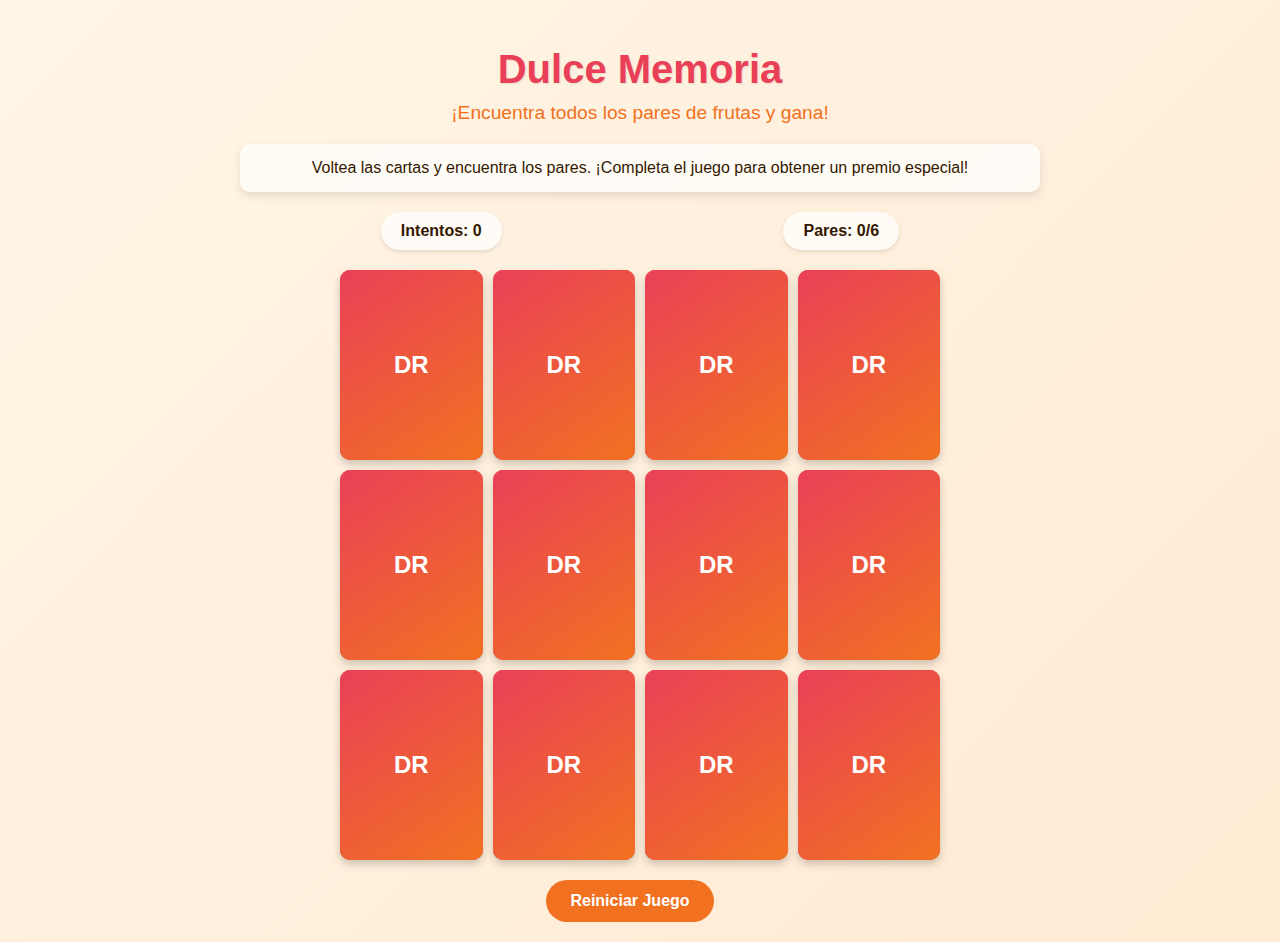
<file: index.html>
<!DOCTYPE html>
<html lang="es">
<head>
    <meta charset="UTF-8">
    <meta name="viewport" content="width=device-width, initial-scale=1.0">
    <title>Dulce Memoria - Dulces Raíces</title>
    <link rel="stylesheet" href="style.css">
</head>
<body>
    <div class="container">
        <header>
            <h1>Dulce Memoria</h1>
            <div class="subtitle">¡Encuentra todos los pares de frutas y gana!</div>
        </header>
        
        <div class="game-info">
            Voltea las cartas y encuentra los pares. ¡Completa el juego para obtener un premio especial!
        </div>
        
        <div class="stats">
            <div class="stat">Intentos: <span id="attempts">0</span></div>
            <div class="stat">Pares: <span id="pairs">0</span>/<span id="total-pairs">6</span></div>
        </div>
        
        <div class="game-board" id="game-board"></div>
        
        <div class="buttons">
            <button class="restart-btn" id="restart-btn">Reiniciar Juego</button>
            <a href="https://sites.google.com/view/dulcesraices/productos" target="_blank">
                <button class="claim-btn" id="claim-btn">¡Obtener Premio!</button>
            </a>
        </div>
    </div>
    
    <div class="celebration" id="celebration"></div>
    
    <script src="script.js"></script>
</body>
</html>
</file>
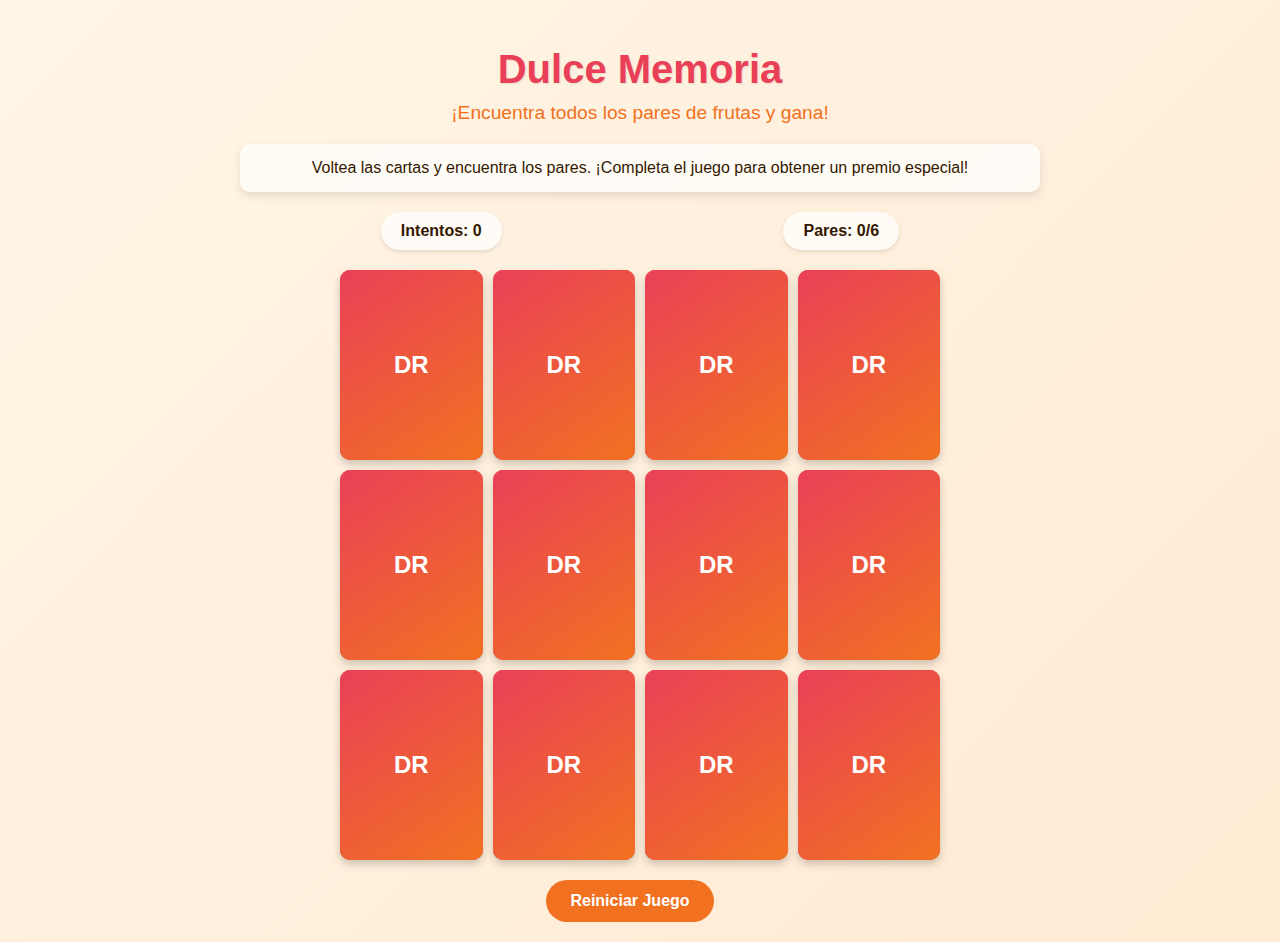
<file: index (3).html>
<!DOCTYPE html>
<html lang="es">
<head>
    <meta charset="UTF-8">
    <meta name="viewport" content="width=device-width, initial-scale=1.0">
    <title>Dulce Memoria - Dulces Raíces</title>
    <link rel="stylesheet" href="style.css">
</head>
<body>
    <div class="container">
        <header>
            <h1>Dulce Memoria</h1>
            <div class="subtitle">¡Encuentra todos los pares de frutas y gana!</div>
        </header>
        
        <div class="game-info">
            Voltea las cartas y encuentra los pares. ¡Completa el juego para obtener un premio especial!
        </div>
        
        <div class="stats">
            <div class="stat">Intentos: <span id="attempts">0</span></div>
            <div class="stat">Pares: <span id="pairs">0</span>/<span id="total-pairs">6</span></div>
        </div>
        
        <div class="game-board" id="game-board"></div>
        
        <div class="buttons">
            <button class="restart-btn" id="restart-btn">Reiniciar Juego</button>
            <a href="https://sites.google.com/view/dulcesraices/productos" target="_blank">
                <button class="claim-btn" id="claim-btn">¡Obtener Premio!</button>
            </a>
        </div>
    </div>
    
    <div class="celebration" id="celebration"></div>
    
    <script src="script.js"></script>
</body>
</html>
</file>
<file: style.css>
:root {
  --primary-color: #e94057;
  --secondary-color: #f27121;
  --accent-color: #8a2387;
  --light-color: #fff5e6;
  --dark-color: #331800;
}

body {
  font-family: 'Segoe UI', Tahoma, Geneva, Verdana, sans-serif;
  background: linear-gradient(135deg, #fff5e6, #ffead3);
  min-height: 100vh;
  display: flex;
  flex-direction: column;
  align-items: center;
  margin: 0;
  padding: 20px;
  color: var(--dark-color);
}

.container {
  max-width: 800px;
  width: 100%;
}

header {
  text-align: center;
  margin-bottom: 20px;
}

h1 {
  color: var(--primary-color);
  font-size: 2.5rem;
  margin-bottom: 10px;
  text-shadow: 1px 1px 2px rgba(0,0,0,0.1);
}

.subtitle {
  font-size: 1.2rem;
  color: var(--secondary-color);
  margin-bottom: 20px;
}

.game-info {
  background-color: rgba(255, 255, 255, 0.7);
  border-radius: 10px;
  padding: 15px;
  margin-bottom: 20px;
  text-align: center;
  box-shadow: 0 4px 8px rgba(0,0,0,0.1);
}

.game-board {
  display: grid;
  grid-template-columns: repeat(4, 1fr);
  grid-template-rows: repeat(3, 1fr);
  gap: 10px;
  margin: 0 auto;
  max-width: 600px;
}

.card {
  aspect-ratio: 3/4;
  background-color: var(--primary-color);
  border-radius: 10px;
  cursor: pointer;
  display: flex;
  justify-content: center;
  align-items: center;
  font-size: 3rem;
  color: var(--light-color);
  box-shadow: 0 4px 8px rgba(0,0,0,0.2);
  transform-style: preserve-3d;
  transition: transform 0.6s;
  position: relative;
}

.card.flipped {
  transform: rotateY(180deg);
}

.card-front, .card-back {
  width: 100%;
  height: 100%;
  position: absolute;
  backface-visibility: hidden;
  display: flex;
  justify-content: center;
  align-items: center;
  border-radius: 10px;
}

.card-front {
  background: linear-gradient(145deg, var(--primary-color), var(--secondary-color));
}

.card-back {
  background-color: white;
  transform: rotateY(180deg);
}

.logo {
  font-size: 1.5rem;
  font-weight: bold;
  color: white;
}

.stats {
  display: flex;
  justify-content: space-around;
  margin: 20px 0;
}

.stat {
  background-color: rgba(255, 255, 255, 0.7);
  padding: 10px 20px;
  border-radius: 30px;
  font-weight: bold;
  box-shadow: 0 2px 4px rgba(0,0,0,0.1);
}

.buttons {
  display: flex;
  justify-content: center;
  gap: 20px;
  margin-top: 20px;
}

button {
  padding: 12px 24px;
  border: none;
  border-radius: 30px;
  cursor: pointer;
  font-size: 1rem;
  font-weight: bold;
  transition: all 0.3s ease;
}

.restart-btn {
  background-color: var(--secondary-color);
  color: white;
}

.restart-btn:hover {
  background-color: #d85e0d;
  transform: translateY(-2px);
}

.claim-btn {
  background-color: var(--accent-color);
  color: white;
  display: none;
}

.claim-btn:hover {
  background-color: #731d72;
  transform: translateY(-2px);
}

.claim-btn.visible {
  display: block;
  animation: pulse 1.5s infinite;
}

@keyframes pulse {
  0% { transform: scale(1); }
  50% { transform: scale(1.05); }
  100% { transform: scale(1); }
}

.celebration {
  position: fixed;
  top: 0;
  left: 0;
  width: 100%;
  height: 100%;
  pointer-events: none;
  z-index: 100;
  display: none;
}

.celebration.active {
  display: block;
}

.confetti {
  position: absolute;
  width: 10px;
  height: 10px;
  background-color: #f00;
  border-radius: 50%;
  animation: fall 4s linear infinite;
}

@keyframes fall {
  0% { transform: translateY(-100px) rotate(0deg); opacity: 1; }
  100% { transform: translateY(100vh) rotate(360deg); opacity: 0; }
}

@media (max-width: 600px) {
  .game-board {
      grid-template-columns: repeat(3, 1fr);
      grid-template-rows: repeat(4, 1fr);
  }

  .card {
      font-size: 2rem;
  }

  h1 {
      font-size: 2rem;
  }

  .buttons {
      flex-direction: column;
      align-items: center;
  }
}
</file>
